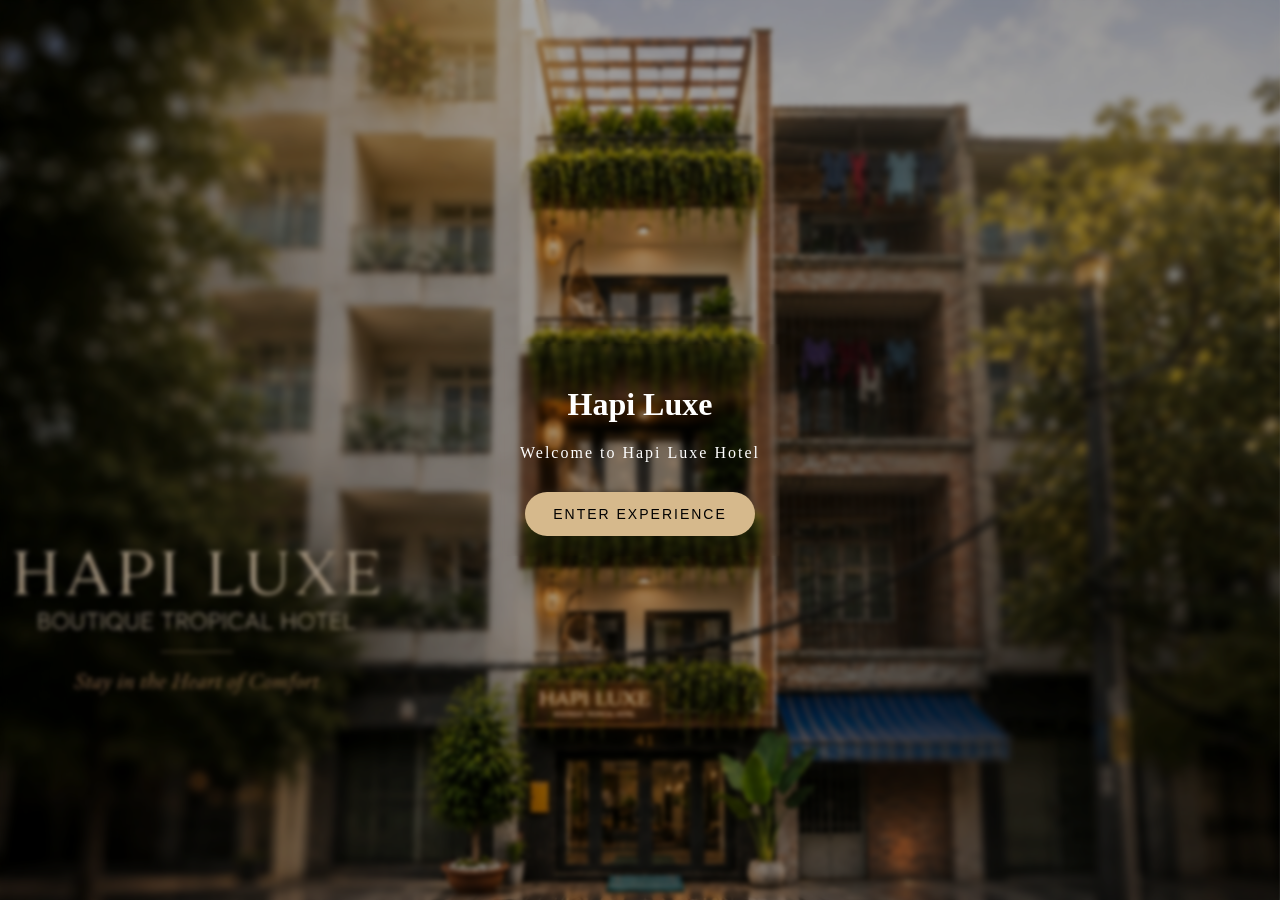
<file: app/index.html>
<!DOCTYPE html>
<html lang="en">

<head>
  <meta charset="UTF-8">
  <meta name="viewport" content="width=device-width, initial-scale=1.0">

  <title>Hapi Luxe App</title>

  <link rel="manifest" href="manifest.json">
  <link rel="stylesheet" href="app.css">

  <meta name="theme-color" content="#d6b98c">
</head>

<body>

<div class="welcome-screen">

  <div class="overlay"></div>

  <div class="content">

    <h1>Hapi Luxe</h1>

    <p class="subtitle">
      Welcome to Hapi Luxe Hotel
    </p>

    <button id="enterBtn">
      ENTER EXPERIENCE
    </button>

  </div>

</div>

<div class="home-screen hidden">

  <div class="topbar">
    <h1>Hapi Luxe</h1>
    <p>Boutique Hotel Experience</p>
  </div>

  <div class="menu-grid">

    <div class="menu-card"
onclick="window.location.href='experiences.html'">
      <span>☕</span>
     <h3>Địa điểm trải nghiệm</h3>
<p class="sub-text">Local Experience</p>
    </div>

     <div class="menu-card"
onclick="window.open('Guidebook.pdf')">
      <span>📖</span>
      <h3>Hướng Dẫn Khách Sạn</h3>
<p class="sub-text">Hotel Guide</p>
    </div>

    <div class="menu-card" onclick="window.location.href='nearby.html'">
      <span>📍</span>
      <h3>Địa Điểm Gần Đây</h3>
<p class="sub-text">Nearby Places</p>
    </div>

    <div class="menu-card" onclick="window.location.href='Room-Class.pdf'"
  <span>🚪</span>
  <h3>Hạng Phòng Khác</h3>
  <p class="sub-text">Guest Room Class</p>
</div>
    
    <div class="menu-card" onclick="openService('support')">
      <span>💬</span>
      <h3>Hỗ Trợ</h3>
<p class="sub-text">Support</p>
    </div>
    
     <div class="menu-card"
onclick="window.location.href='https://hapiluxehotel.github.io/Hapi-Luxe-Hotel/index.html#top'">      
      <span>🖥</span>
     <h3>Trang Web</h3>
<p class="sub-text">Website</p>
    </div>
    
  </div>

</div>

<script src="app.js"></script>

</body>
</html>
</file>
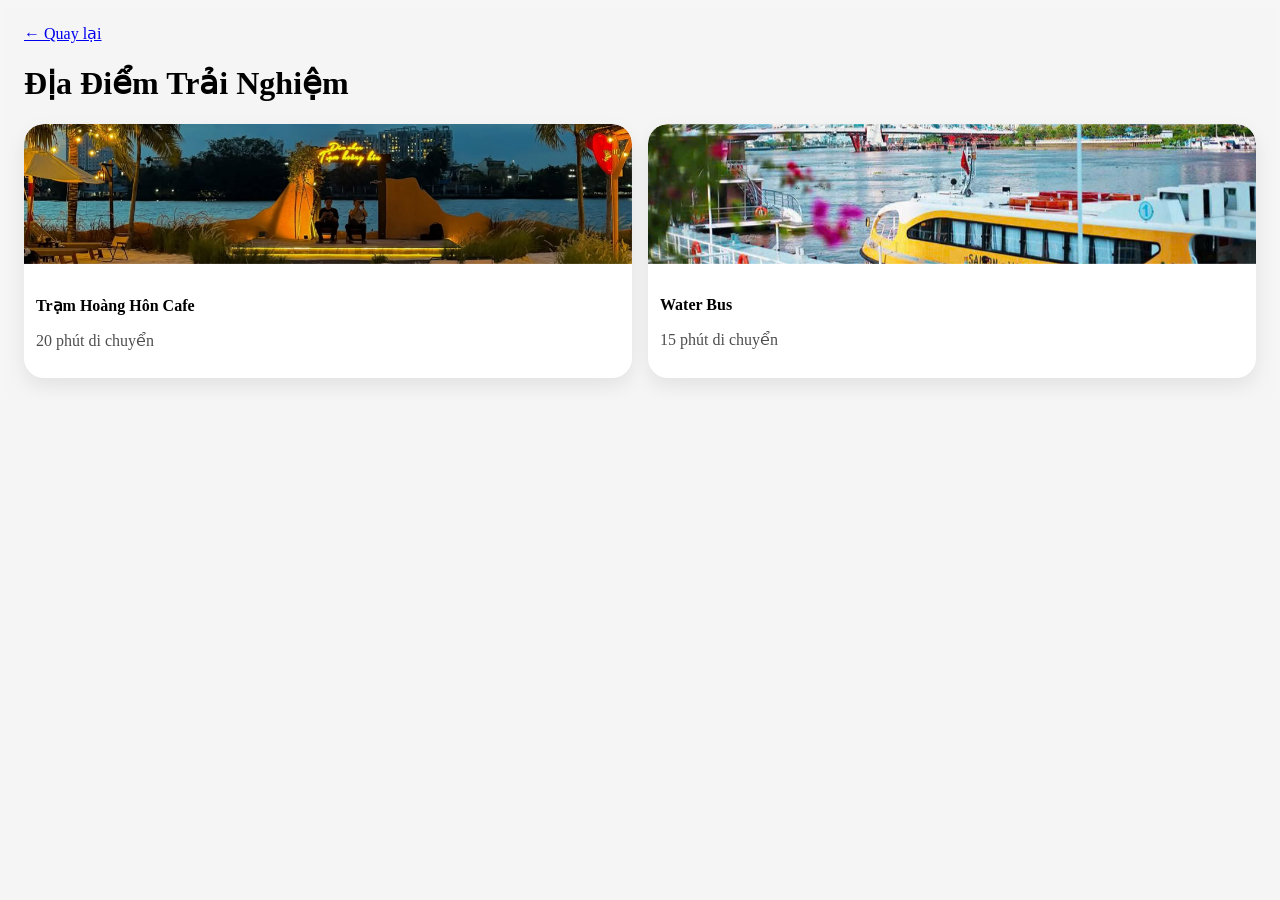
<file: app/experiences.html>
<!DOCTYPE html>
<html lang="vi">

<head>
<meta charset="UTF-8">
<meta name="viewport" content="width=device-width, initial-scale=1">

<title>Địa Điểm Trải Nghiệm</title>

<link rel="stylesheet" href="app.css">

</head>

<body>

<div class="nearby-page">

<a href="index.html" class="back-btn">
← Quay lại
</a>

<h1>Địa Điểm Trải Nghiệm</h1>

<div class="experience-grid">

<div class="experience-card"
onclick="window.location.href='tram-hoang-hon-cafe.html'">

<img src="tram-hoang-hon-ct.jpg">
  
<h3>Trạm Hoàng Hôn Cafe</h3>

<p>20 phút di chuyển</p>

</div>

<div class="experience-card">

<img src="waterbus.jpg">

<h3>Water Bus</h3>

<p>15 phút di chuyển</p>

</div>

</div>

</div>

</body>
</html>
</file>
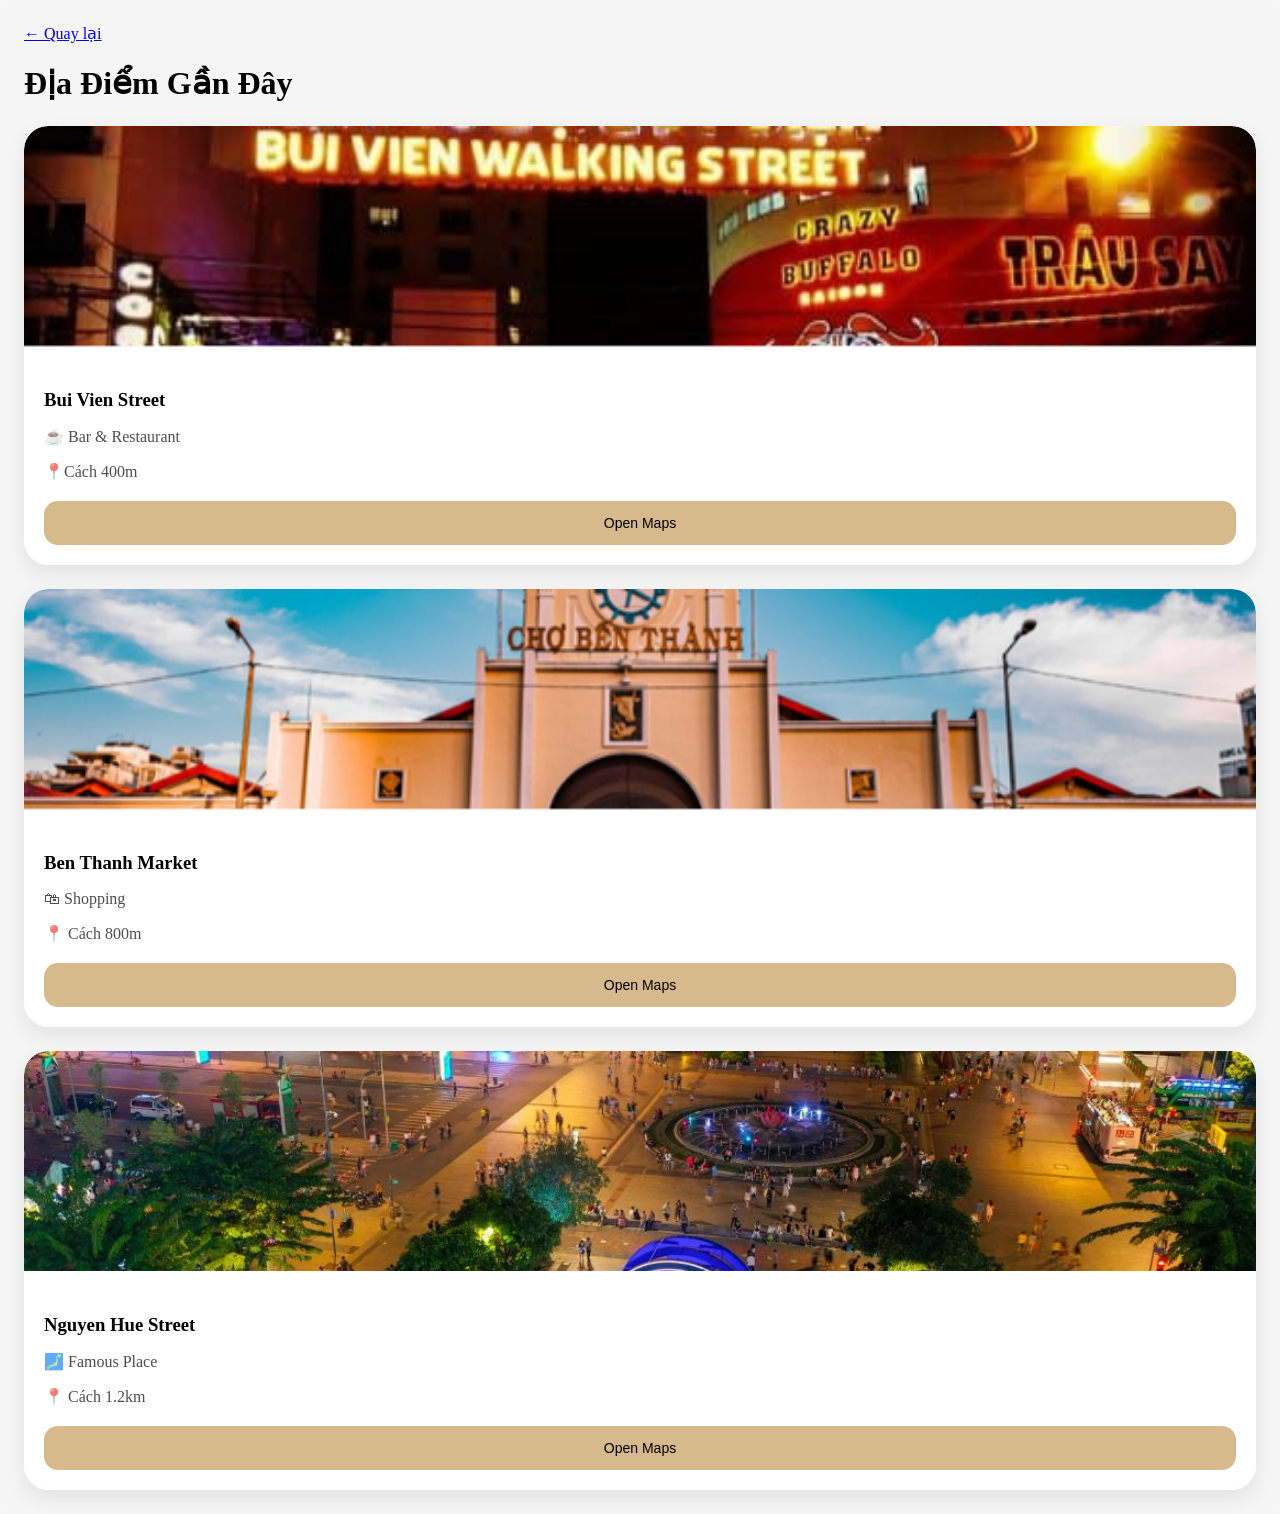
<file: app/nearby.html>
<!DOCTYPE html>
<html lang="vi">

<head>
  <meta charset="UTF-8">
  <meta name="viewport" content="width=device-width, initial-scale=1.0">

  <title>Địa Điểm Gần Đây</title>

  <link rel="stylesheet" href="app.css">
</head>

<body>

<div class="nearby-page">

  <a href="index.html" class="back-btn">
    ← Quay lại
  </a>

  <h1>Địa Điểm Gần Đây</h1>

  <div class="places-list">

    <div class="place-card">

      <img src="images/buivien.jpg">

      <div class="place-info">

        <h3>Bui Vien Street</h3>

        <p>☕ Bar & Restaurant</p>

        <p>📍Cách 400m </p>

        <button onclick="window.open('https://maps.google.com')">
          Open Maps
        </button>

      </div>

    </div>





    <div class="place-card">

      <img src="images/chobenthanh.jpg">

      <div class="place-info">

        <h3>Ben Thanh Market</h3>

        <p>🛍 Shopping</p>

        <p>📍 Cách 800m</p>

        <button onclick="window.open('https://maps.google.com')">
          Open Maps
        </button>

      </div>

    </div>





    <div class="place-card">

      <img src="images/nguyenhue.jpg">

      <div class="place-info">

        <h3>Nguyen Hue Street</h3>

        <p>🗾 Famous Place</p>

        <p>📍 Cách 1.2km</p>

        <button onclick="window.open('https://maps.google.com')">
          Open Maps
        </button>

      </div>

    </div>

  </div>

</div>

</body>
</html>
</file>
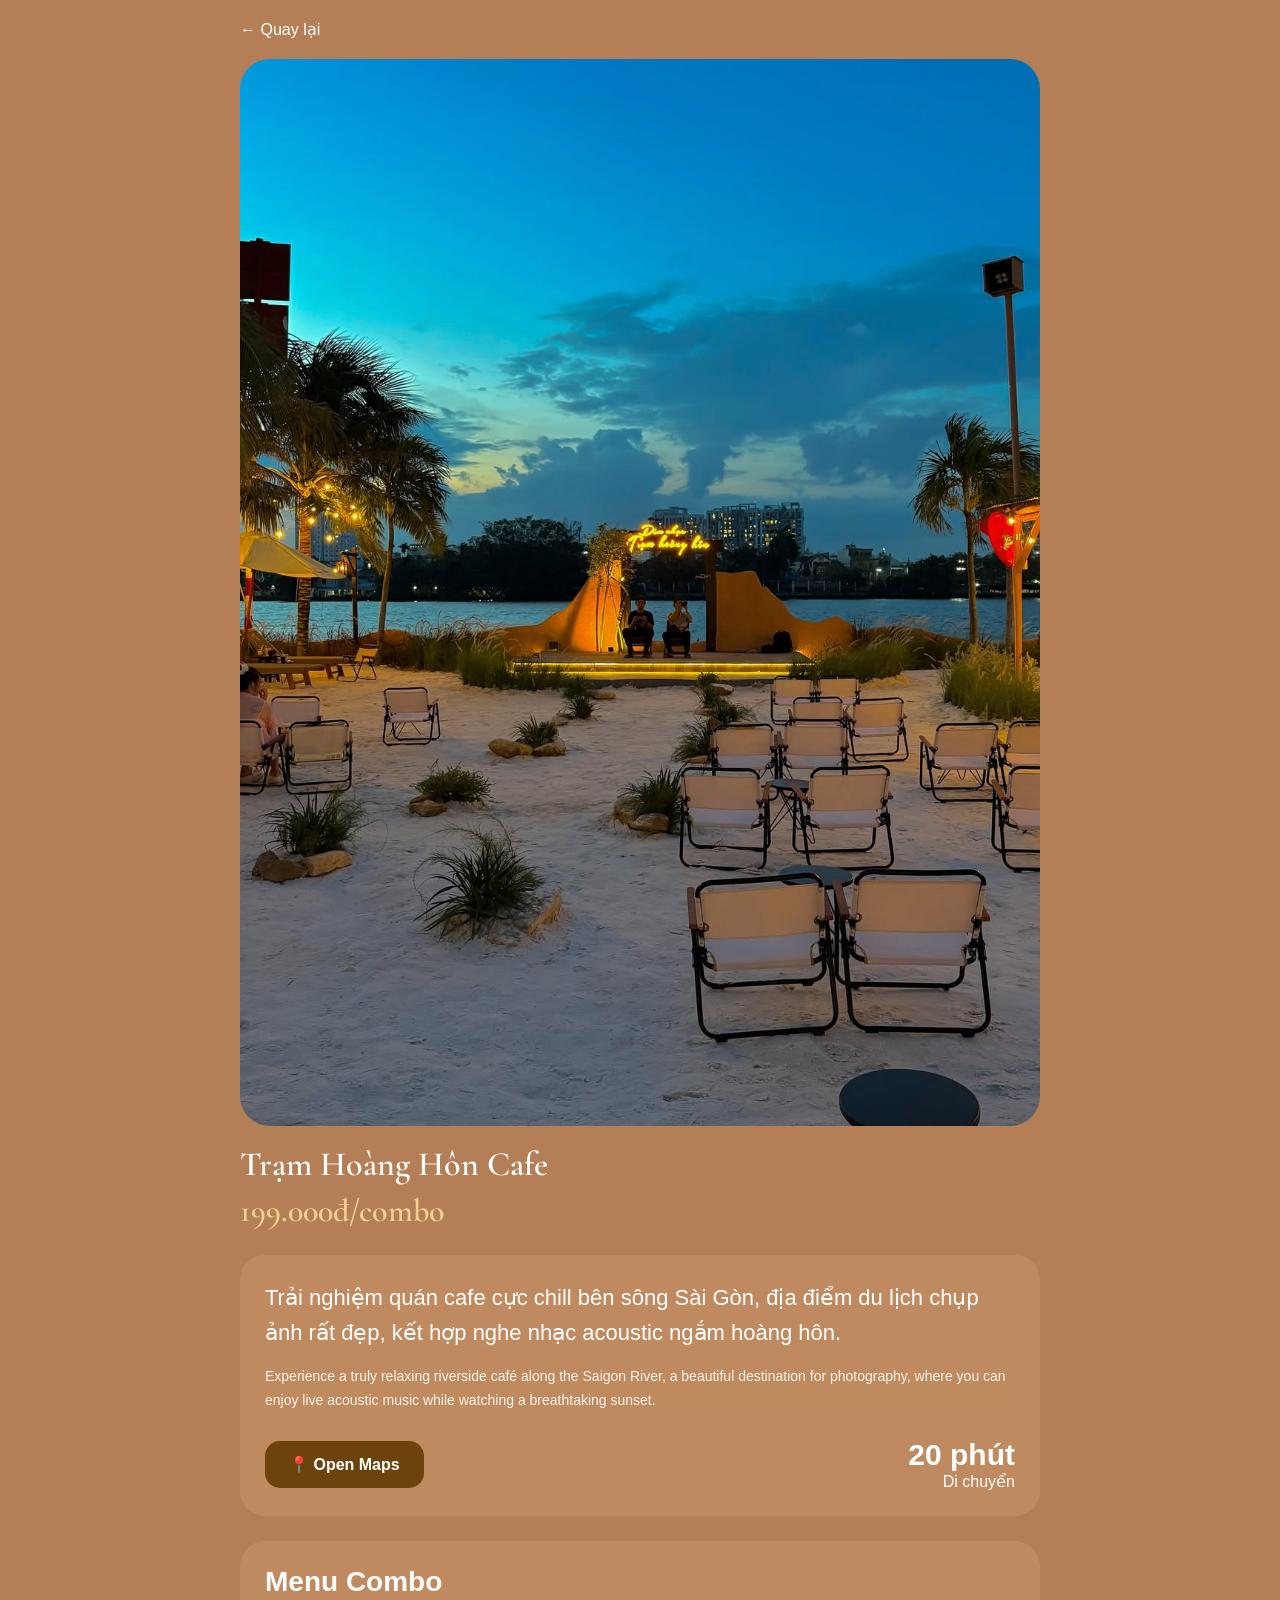
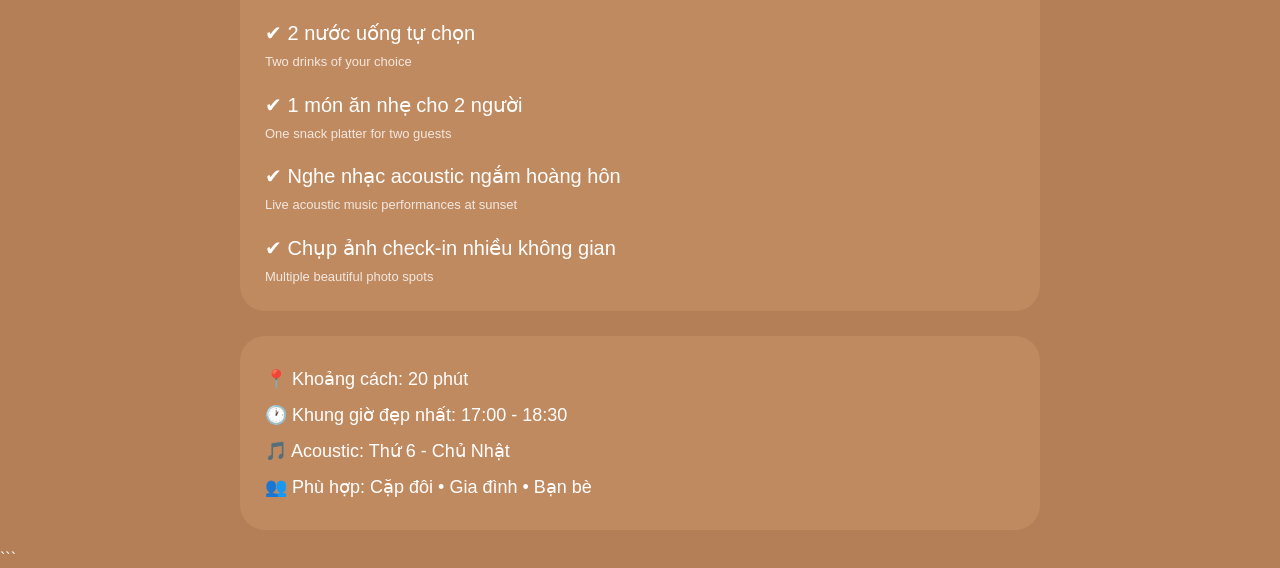
<file: app/tram-hoang-hon-cafe.html>
<!DOCTYPE html>
<html lang="vi">

<head>
<meta charset="UTF-8">
<meta name="viewport" content="width=device-width, initial-scale=1.0">

<title>Trạm Hoàng Hôn Cafe</title>
    
<link rel="preconnect" href="https://fonts.googleapis.com">
<link rel="preconnect" href="https://fonts.gstatic.com" crossorigin>

<link href="https://fonts.googleapis.com/css2?family=Cormorant+Garamond:wght@400;500;600;700&display=swap" rel="stylesheet">
<link rel="stylesheet" href="app.css">

<style>

body{
    margin:0;
    background:#b47f57;
    font-family:Arial,sans-serif;
    color:white;
}

.page{
    max-width:800px;
    margin:auto;
    padding:20px;
}

.back-btn{
    display:inline-block;
    color:white;
    text-decoration:none;
    margin-bottom:20px;
    font-size:16px;
}

.hero-img{
    width:100%;
    border-radius:30px;
    display:block;
}

.title{
    font-family:'Cormorant Garamond', serif;
    font-size:34px;
    font-weight:600;
    margin-top:20px;
    line-height:1.1;
}

.price-top{
    font-family:'Cormorant Garamond', serif;
    font-size:32px;
    font-weight:600;
    color:#f3d18f;
    margin-top:8px;
}

.info-card{
    background:#c08a60;
    border-radius:25px;
    padding:25px;
    margin-top:25px;
}

.combo-card{
    background:#c08a60;
    border-radius:25px;
    padding:25px;
    margin-top:25px;
}

.extra-card{
    background:#c08a60;
    border-radius:25px;
    padding:25px;
    margin-top:25px;
}

.desc{
    font-size:22px;
    line-height:1.6;
}

.desc-en{
    margin-top:15px;
    font-size:14px;
    opacity:0.9;
    line-height:1.7;
}

.info-row{
    margin-top:25px;
    display:flex;
    justify-content:space-between;
    align-items:center;
}

.maps-btn{
    background:#6c430d;
    color:white;
    text-decoration:none;
    padding:14px 24px;
    border-radius:15px;
    font-weight:bold;
}

.travel{
    text-align:right;
}

.travel-big{
    font-size:30px;
    font-weight:bold;
}

.section-title{
    font-size:28px;
    font-weight:bold;
    margin-bottom:20px;
}

.combo-item{
    margin-bottom:18px;
    font-size:20px;
    line-height:1.5;
}

.combo-item:last-child{
    margin-bottom:0;
}

.combo-item small{
    display:block;
    margin-top:4px;
    font-size:13px;
    opacity:0.8;
}

.extra-card{
    font-size:18px;
    line-height:2;
}

</style>

</head>

<body>

<div class="page">

<a href="experiences.html" class="back-btn">
← Quay lại
</a>

<img src="tram-hoang-hon-ct.jpg" class="hero-img">
<div class="title">
Trạm Hoàng Hôn Cafe
</div>

<div class="price-top">
199.000đ/combo
</div>

<div class="info-card">

<div class="desc">
Trải nghiệm quán cafe cực chill bên sông Sài Gòn, địa điểm du lịch chụp ảnh rất đẹp, kết hợp nghe nhạc acoustic ngắm hoàng hôn.
</div>

<div class="desc-en">
Experience a truly relaxing riverside café along the Saigon River, a beautiful destination for photography, where you can enjoy live acoustic music while watching a breathtaking sunset.
</div>

<div class="info-row">

<a href="https://maps.app.goo.gl/1b7AtQjdwuaDVUQZ6" target="_blank" class="maps-btn">
📍 Open Maps
</a>

<div class="travel">
<div class="travel-big">20 phút</div>
Di chuyển
</div>

</div>

</div>

<div class="combo-card">

<div class="section-title">
Menu Combo
</div>

<div class="combo-item">
✔ 2 nước uống tự chọn
<small>Two drinks of your choice</small>
</div>

<div class="combo-item">
✔ 1 món ăn nhẹ cho 2 người
<small>One snack platter for two guests</small>
</div>

<div class="combo-item">
✔ Nghe nhạc acoustic ngắm hoàng hôn
<small>Live acoustic music performances at sunset</small>
</div>

<div class="combo-item">
✔ Chụp ảnh check-in nhiều không gian
<small>Multiple beautiful photo spots</small>
</div>

</div>

<div class="extra-card">

📍 Khoảng cách: 20 phút<br>

🕐 Khung giờ đẹp nhất: 17:00 - 18:30<br>

🎵 Acoustic: Thứ 6 - Chủ Nhật<br>

👥 Phù hợp: Cặp đôi • Gia đình • Bạn bè

</div>

</div>

</body>
</html>
```
</file>
<file: app/app.css>
body{
  margin:0;
  background:#f5f5f5;
}

.welcome-screen{
  position:relative;
  width:100%;
  height:100vh;

  display:flex;
  justify-content:center;
  align-items:center;

  background-image:url('welcome-bg.jpg');
  background-size:cover;
  background-position:center;
  background-repeat:no-repeat;
}

.overlay{
  position:absolute;
  top:0;
  left:0;
  width:100%;
  height:100%;

  background:rgba(0,0,0,0.35);
}

.content{
  position:relative;
  z-index:2;
  text-align:center;
  color:white;
}

*{
  backdrop-filter:blur(2px);
}

.content{
  position:relative;
  z-index:2;
  text-align:center;
  color:white;
  padding:20px;
}

.logo{
  width:120px;
  margin-bottom:20px;
}

.subtitle{
  letter-spacing:2px;
  margin-bottom:30px;
}

#enterBtn{
  background:#d6b98c;
  border:none;
  padding:14px 28px;
  border-radius:40px;
  font-size:14px;
  letter-spacing:2px;
}

.hidden{
  display:none;
}

.home-screen{
  padding:24px;
  min-height:100vh;
  position:relative;
}
.home-screen::before{
  content:"";

  position:fixed;
  inset:0;

  background-image:url('anhnenmenu.jpg');

  background-size:cover;
  background-position:center;

  filter:blur(4px);

  transform:scale(1.05);

  z-index:-2;
}

  content:"";

  position:fixed;
  inset:0;

background:rgba(255,255,255,0.35);

  z-index:-1;
}

.topbar{
  margin-bottom:30px;
}

.topbar h1{
  font-size:32px;
}

.topbar p{
  opacity:0.7;
}

.menu-grid{
  display:grid;
  grid-template-columns:1fr 1fr;
  gap:16px;
}

.menu-card{
  background:white;
  border-radius:24px;
  padding:28px 18px;
  box-shadow:0 8px 20px rgba(0,0,0,0.08);
  text-align:center;
  transition:0.3s;
}

.menu-card:hover{
  transform:translateY(-4px);
}

.menu-card span{
  font-size:30px;
  display:block;
  margin-bottom:12px;
}

.nearby-page{
  padding:24px;
}

.places-list{
  display:flex;
  flex-direction:column;
  gap:24px;
  margin-top:24px;
}

.place-card{
  background:white;
  border-radius:24px;
  overflow:hidden;
  box-shadow:0 8px 20px rgba(0,0,0,0.08);
}

.place-card img{
  width:100%;
  height:220px;
  object-fit:cover;
}

.place-info{
  padding:20px;
}

.place-info h3{
  margin-bottom:10px;
}

.place-info p{
  margin-bottom:8px;
  opacity:0.7;
}

.place-info button{
  margin-top:12px;
  width:100%;
  border:none;
  background:#d6b98c;
  color:black;
  padding:14px;
  border-radius:14px;
  font-size:14px;
}
.experience-grid{
  display:grid;
  grid-template-columns:1fr 1fr;
  gap:16px;
  margin-top:20px;
}

.experience-card{
  background:white;
  border-radius:20px;
  overflow:hidden;
  box-shadow:0 8px 20px rgba(0,0,0,0.08);
  cursor:pointer;
}

.experience-card img{
  width:100%;
  height:140px;
  object-fit:cover;
}

.experience-card h3{
  padding:12px 12px 0;
  font-size:16px;
}

.experience-card p{
  padding:0 12px 12px;
  opacity:0.7;
}
</file>
